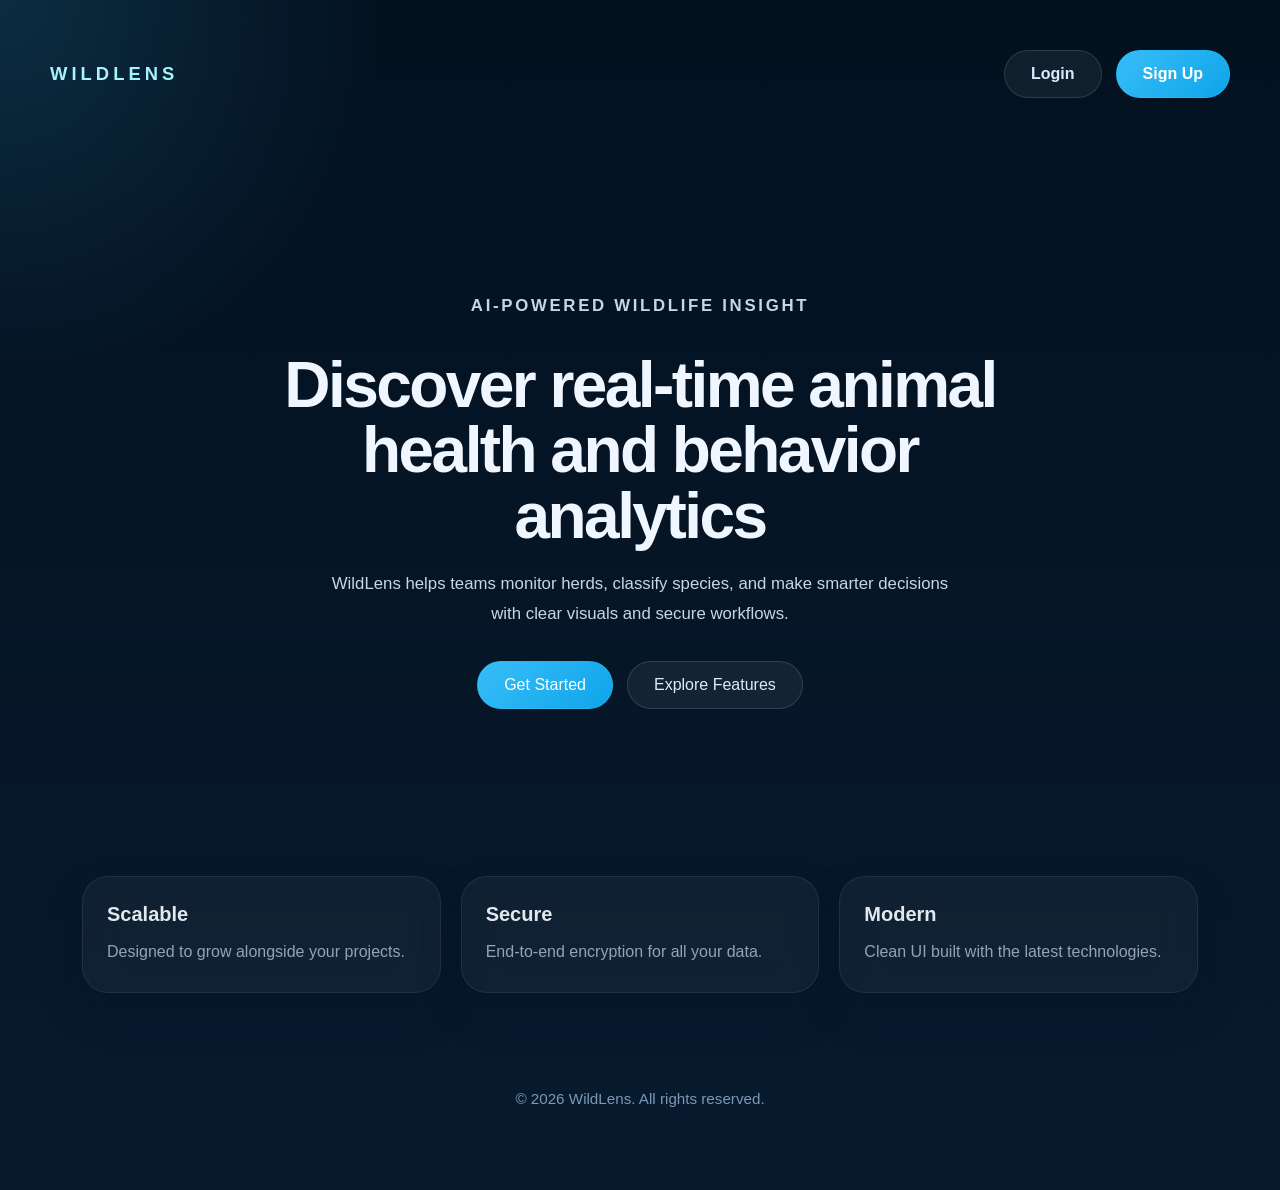
<file: index.html>
<!DOCTYPE html>
<html lang="en">
<head>
    <meta charset="UTF-8">
    <meta name="viewport" content="width=device-width, initial-scale=1.0">
    <title>WildLens | Welcome</title>
    <link rel="stylesheet" href="style.css">
</head>
<body class="index-landing">

    <header>
        <nav class="navbar">
            <div class="logo">WildLens</div>
            <ul class="nav-links">
                <li><a href="login.html" class="btn-secondary">Login</a></li>
                <li><a href="signup.html" class="btn-primary">Sign Up</a></li>
            </ul>
        </nav>
    </header>

    <main>
        <section class="hero">
            <div class="hero-content">
                <p class="eyebrow">AI-powered wildlife insight</p>
                <h1>Discover real-time animal health and behavior analytics</h1>
                <p>WildLens helps teams monitor herds, classify species, and make smarter decisions with clear visuals and secure workflows.</p>
                <div class="hero-btns">
                    <a href="signup.html" class="btn-primary">Get Started</a>
                    <a href="#features" class="btn-secondary">Explore Features</a>
                </div>
            </div>
        </section>

        <section id="features" class="features">
            <div class="feature-card">
                <h3>Scalable</h3>
                <p>Designed to grow alongside your projects.</p>
            </div>
            <div class="feature-card">
                <h3>Secure</h3>
                <p>End-to-end encryption for all your data.</p>
            </div>
            <div class="feature-card">
                <h3>Modern</h3>
                <p>Clean UI built with the latest technologies.</p>
            </div>
        </section>
    </main>

    <footer>
        <p>&copy; 2026 WildLens. All rights reserved.</p>
    </footer>

</body>
</html>
</file>
<file: style.css>
/* Shared login/signup styling for WildLens */
:root {
    --bg-color: #07101f;
    --surface: rgba(8, 17, 38, 0.88);
    --surface-strong: rgba(12, 23, 47, 0.98);
    --primary: #38bdf8;
    --primary-dark: #0ea5e9;
    --accent: #7dd3fc;
    --text: #e2e8f0;
    --muted: #94a3b8;
    --border: rgba(109, 231, 255, 0.16);
    --shadow: 0 32px 70px rgba(0, 0, 0, 0.25);
}

* {
    box-sizing: border-box;
}

html, body {
    margin: 0;
    min-height: 100%;
    font-family: 'Segoe UI', Roboto, 'Noto Sans', sans-serif;
    background: radial-gradient(circle at top left, rgba(56, 189, 248, 0.14), transparent 22%),
                linear-gradient(180deg, #07101f 0%, #081a2e 100%);
    color: var(--text);
}

body {
    display: flex;
    align-items: center;
    justify-content: center;
    padding: 28px 16px;
}

.background-overlay {
    position: fixed;
    inset: 0;
    pointer-events: none;
    background-image: radial-gradient(circle at 20% 20%, rgba(56, 189, 248, 0.14), transparent 18%),
                      radial-gradient(circle at 85% 18%, rgba(125, 211, 252, 0.09), transparent 22%),
                      radial-gradient(circle at 50% 90%, rgba(14, 165, 233, 0.10), transparent 16%);
}

.main-container {
    position: relative;
    width: min(520px, 100%);
    padding: 34px;
    background: rgba(5, 15, 31, 0.88);
    border: 1px solid rgba(255, 255, 255, 0.08);
    border-radius: 28px;
    box-shadow: var(--shadow);
    overflow: hidden;
}

.main-container::before {
    content: '';
    position: absolute;
    inset: 0;
    background-image: radial-gradient(circle, rgba(56, 189, 248, 0.10) 0%, transparent 40%);
    pointer-events: none;
}

.brand-header {
    position: relative;
    z-index: 1;
    text-align: center;
    margin-bottom: 26px;
}

.brand-title {
    margin: 0;
    font-size: clamp(2rem, 4vw, 2.6rem);
    letter-spacing: 0.08em;
    color: var(--accent);
}

.brand-subtitle {
    margin: 10px auto 0;
    max-width: 22rem;
    color: var(--muted);
    font-size: 1rem;
    line-height: 1.7;
}

.auth-card {
    position: relative;
    z-index: 1;
    background: rgba(9, 22, 46, 0.95);
    border-radius: 24px;
    padding: 34px 32px;
    border: 1px solid rgba(56, 189, 248, 0.14);
    box-shadow: inset 0 0 0 1px rgba(255, 255, 255, 0.04);
}

.auth-card h2 {
    margin: 0 0 22px;
    font-size: 1.65rem;
    color: #e2e8f0;
}

.input-group {
    display: grid;
    gap: 8px;
    margin-bottom: 18px;
}

.input-group label {
    font-size: 0.95rem;
    color: var(--muted);
}

.input-group input {
    width: 100%;
    padding: 14px 16px;
    border: 1px solid rgba(255, 255, 255, 0.12);
    border-radius: 14px;
    font-size: 1rem;
    background: rgba(255, 255, 255, 0.06);
    color: var(--text);
    transition: border-color 0.18s ease, transform 0.18s ease, background 0.18s ease;
}

.input-group input:focus {
    outline: none;
    border-color: var(--primary);
    transform: translateY(-1px);
    background: rgba(255, 255, 255, 0.12);
    box-shadow: 0 0 0 4px rgba(56, 189, 248, 0.12);
}

.primary-btn {
    width: 100%;
    display: inline-flex;
    align-items: center;
    justify-content: center;
    padding: 14px 18px;
    margin-top: 4px;
    border: none;
    border-radius: 14px;
    font-size: 1rem;
    font-weight: 700;
    letter-spacing: 0.02em;
    color: white;
    background: linear-gradient(135deg, var(--primary), var(--primary-dark));
    cursor: pointer;
    transition: transform 0.18s ease, box-shadow 0.18s ease, filter 0.18s ease;
}

.primary-btn:hover,
.primary-btn:focus-visible {
    transform: translateY(-1px);
    box-shadow: 0 18px 36px rgba(56, 189, 248, 0.28);
}

.switch-form {
    margin: 22px 0 0;
    font-size: 0.95rem;
    color: var(--muted);
    text-align: center;
}

.switch-form a {
    color: var(--accent);
    text-decoration: none;
    font-weight: 600;
}

.switch-form a:hover {
    text-decoration: underline;
}

.status-message {
    margin-top: 14px;
    min-height: 1.5em;
    font-size: 0.95rem;
    color: #94a3b8;
}

@media (max-width: 480px) {
    body {
        padding: 20px 12px;
    }

    .main-container {
        padding: 28px 20px;
        border-radius: 24px;
    }

    .auth-card {
        padding: 26px 20px;
    }

    .brand-title {
        font-size: 2.2rem;
    }
}

/* Landing page styles */
body.index-landing {
    background: radial-gradient(circle at top left, rgba(56, 189, 248, 0.16), transparent 22%),
                linear-gradient(180deg, #03111f 0%, #081a2e 100%);
    display: block;
    min-height: 100vh;
}

header {
    padding: 22px 32px;
}

.navbar {
    display: flex;
    align-items: center;
    justify-content: space-between;
    gap: 16px;
    max-width: 1180px;
    margin: 0 auto;
}

.logo {
    color: #a5f3fc;
    font-size: 1.15rem;
    font-weight: 800;
    letter-spacing: 0.22em;
    text-transform: uppercase;
}

.nav-links {
    list-style: none;
    display: flex;
    align-items: center;
    gap: 14px;
    margin: 0;
    padding: 0;
}

.nav-links a {
    text-decoration: none;
    font-weight: 600;
}

.btn-primary,
.btn-secondary {
    display: inline-flex;
    align-items: center;
    justify-content: center;
    padding: 14px 26px;
    border-radius: 999px;
    text-decoration: none;
    transition: transform 0.2s ease, box-shadow 0.2s ease, opacity 0.2s ease;
}

.btn-primary {
    background: linear-gradient(135deg, #38bdf8, #0ea5e9);
    color: #ffffff;
    border: 1px solid rgba(56, 189, 248, 0.28);
}

.btn-secondary {
    background: rgba(255, 255, 255, 0.06);
    color: #dbeafe;
    border: 1px solid rgba(255, 255, 255, 0.12);
}

.btn-primary:hover,
.btn-secondary:hover {
    transform: translateY(-2px);
    box-shadow: 0 16px 28px rgba(56, 189, 248, 0.18);
    opacity: 0.96;
}

main {
    max-width: 1180px;
    margin: 0 auto;
    padding: 40px 32px 56px;
}

.hero {
    display: grid;
    place-items: center;
    min-height: calc(100vh - 220px);
    padding: 48px 0;
}

.hero-content {
    text-align: center;
    max-width: 760px;
    margin: 0 auto;
}

.eyebrow {
    display: inline-block;
    margin-bottom: 18px;
    font-size: 0.92rem;
    font-weight: 700;
    letter-spacing: 0.16em;
    color: #7dd3fc;
    text-transform: uppercase;
}

.hero-content h1 {
    margin: 0 0 20px;
    font-size: clamp(2.8rem, 5vw, 4.4rem);
    line-height: 1.02;
    letter-spacing: -0.04em;
    color: #eff6ff;
}

.hero-content p {
    margin: 0 auto 32px;
    max-width: 620px;
    color: #cbd5e1;
    font-size: 1.05rem;
    line-height: 1.8;
}

.hero-btns {
    display: inline-flex;
    flex-wrap: wrap;
    gap: 14px;
    justify-content: center;
}

.features {
    display: grid;
    grid-template-columns: repeat(3, minmax(220px, 1fr));
    gap: 20px;
    margin-top: 36px;
}

.feature-card {
    padding: 26px 24px;
    border-radius: 26px;
    background: rgba(255, 255, 255, 0.04);
    border: 1px solid rgba(255, 255, 255, 0.08);
    box-shadow: 0 20px 40px rgba(4, 17, 44, 0.24);
    backdrop-filter: blur(18px);
}

.feature-card h3 {
    margin: 0 0 12px;
    font-size: 1.25rem;
    color: #e2e8f0;
}

.feature-card p {
    margin: 0;
    color: #94a3b8;
    line-height: 1.75;
}

footer {
    padding: 26px 32px 40px;
    text-align: center;
    color: #7c98b7;
    font-size: 0.95rem;
}

@media (max-width: 900px) {
    .features {
        grid-template-columns: 1fr 1fr;
    }
}

@media (max-width: 680px) {
    header {
        padding: 18px 20px;
    }

    .navbar {
        flex-direction: column;
        align-items: stretch;
    }

    .nav-links {
        justify-content: center;
        flex-wrap: wrap;
    }

    .hero {
        min-height: auto;
        padding: 32px 0 40px;
    }

    .hero-content h1 {
        font-size: clamp(2.4rem, 7vw, 3.4rem);
    }

    .features {
        grid-template-columns: 1fr;
    }
}
</file>
